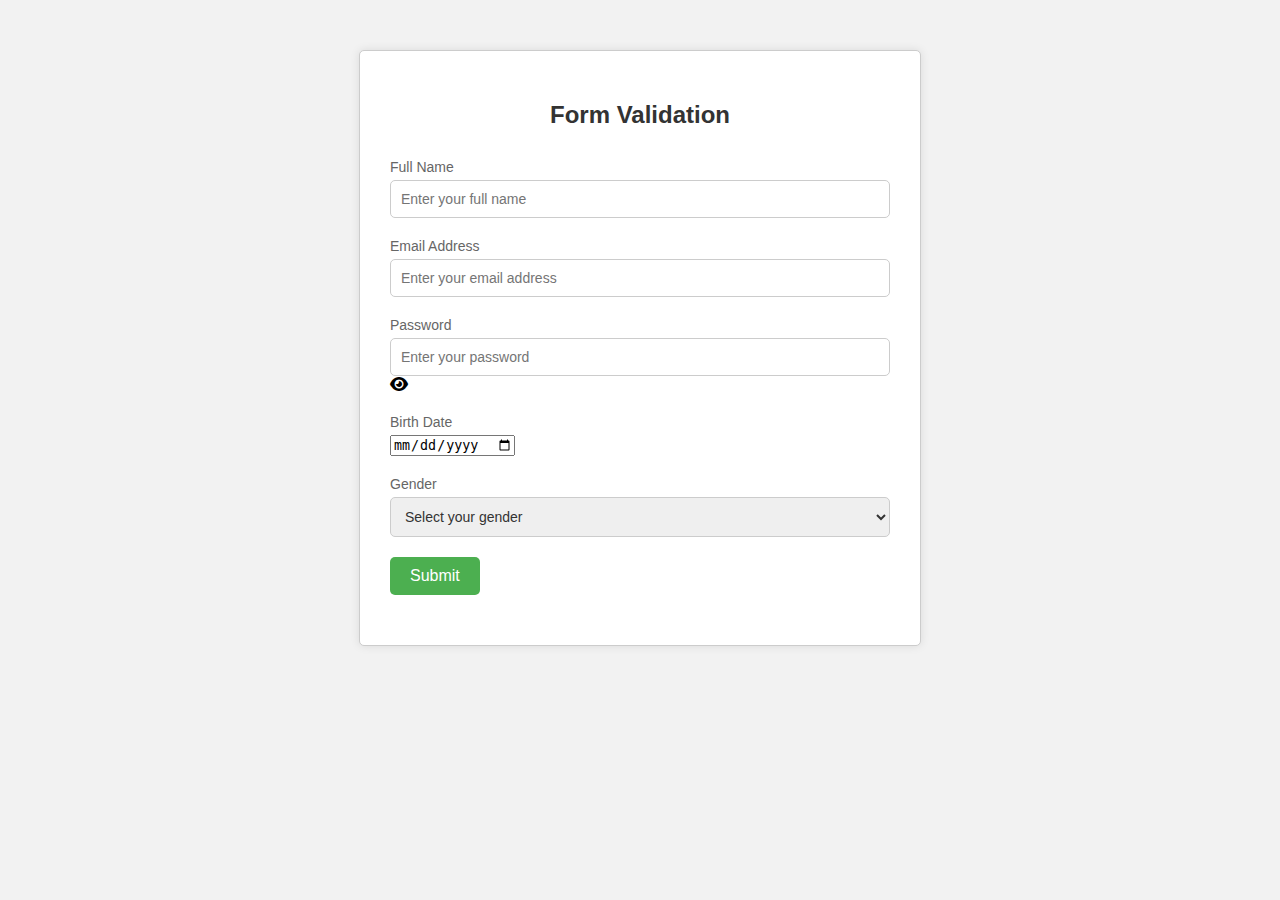
<file: Form Validaton in HTML/index.html>
<!DOCTYPE html>
<!-- Website - www.codingnepalweb.com -->
<html lang="en">
  <head>
    <meta charset="UTF-8">
    <meta name="viewport" content="width=device-width, initial-scale=1.0">
    <title>Form Validation in HTML | CodingNepal</title>
    <link rel="stylesheet" href="style.css">
    <!-- Fontawesome CDN Link For Icons -->
    <link rel="stylesheet" href="https://cdnjs.cloudflare.com/ajax/libs/font-awesome/6.2.1/css/all.min.css" />
  </head>
  <body>
    <form action="thank-you.html">
      <h2>Form Validation</h2>
      <div class="form-group fullname">
        <label for="fullname">Full Name</label>
        <input type="text" id="fullname" placeholder="Enter your full name">
      </div>
      <div class="form-group email">
        <label for="email">Email Address</label>
        <input type="text" id="email" placeholder="Enter your email address">
      </div>
      <div class="form-group password">
        <label for="password">Password</label>
        <input type="password" id="password" placeholder="Enter your password">
        <i id="pass-toggle-btn" class="fa-solid fa-eye"></i>
      </div>
      <div class="form-group date">
        <label for="date">Birth Date</label>
        <input type="date" id="date" placeholder="Select your date">
      </div>
      <div class="form-group gender">
        <label for="gender">Gender</label>
        <select id="gender">
          <option value="" selected disabled>Select your gender</option>
          <option value="Male">Male</option>
          <option value="Female">Female</option>
          <option value="Other">Other</option>
        </select>
      </div>
      <div class="form-group submit-btn">
        <input type="submit" value="Submit">
      </div>
    </form>

    <script src="script.js"></script>
  </body>
</html>
</file>
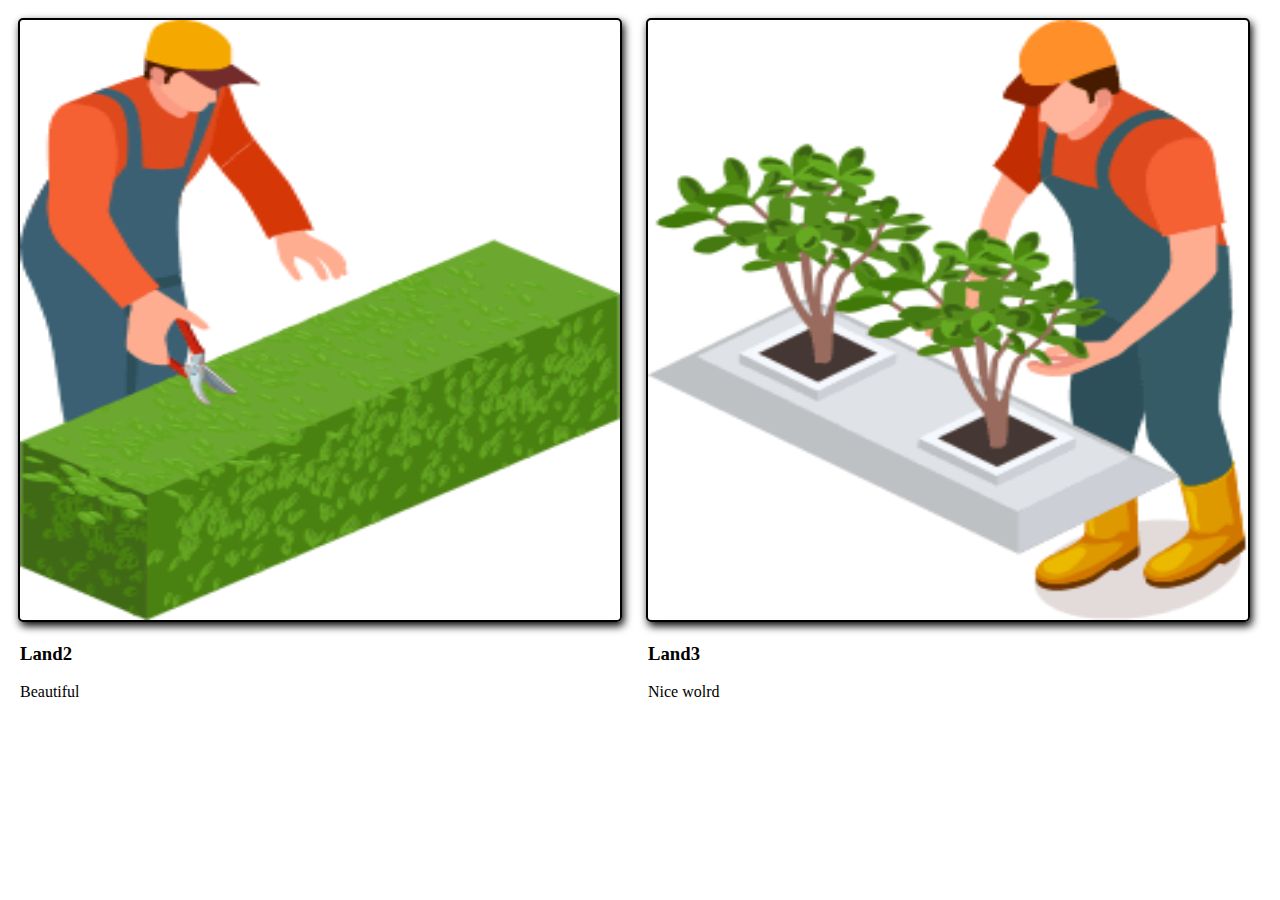
<file: Hover Effect/index.html>
<!DOCTYPE html>
<html lang="en">
<head>
    <meta charset="UTF-8">
    <meta name="viewport" content="width=device-width, initial-scale=1.0">
    <title> Hover effect </title>
    <link rel="stylesheet" href="style.css">
</head>
<body>
    <div class="card">
        <img src="img/land2.png" alt="land2" />
        <div class="des">
        <h3>Land2</h3>
        <p>Beautiful</p>  
        </div> 
    </div>
    <div class="card">
        <img src="img/land3.png" alt="land3" />
        <div class="des">
        <h3>Land3</h3>
        <p>Nice wolrd</p>
        </div>       
    </div>
</body>
</html>
</file>
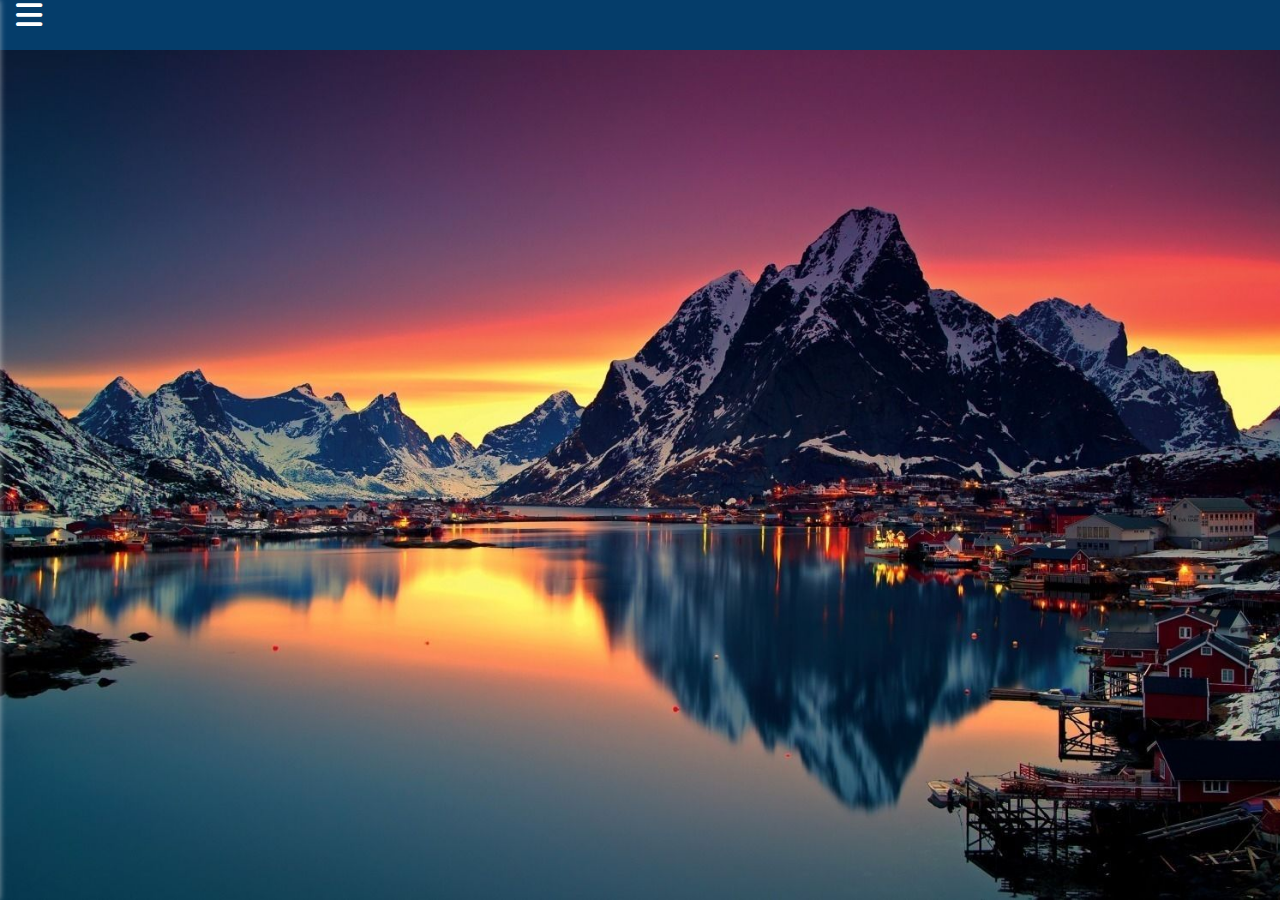
<file: Portfolio2/index.html>
<!DOCTYPE html>
<html lang="en">
  <head>
    <meta charset="UTF-8" />
    <meta name="viewport" content="width=device-width, initial-scale=1.0" />
    <link rel="stylesheet" href="style.css" />
    <link rel="preconnect" href="https://fonts.googleapis.com" />
    <link rel="preconnect" href="https://fonts.gstatic.com" crossorigin />
    <link
      href="https://fonts.googleapis.com/css2?family=Poppins:ital,wght@0,100;0,200;0,300;0,400;0,500;0,600;0,700;0,800;0,900;1,100;1,200;1,300;1,400;1,500;1,600;1,700;1,800;1,900&display=swap"
      rel="stylesheet"
    />
    <link
      rel="stylesheet"
      href="https://cdnjs.cloudflare.com/ajax/libs/font-awesome/6.5.2/css/all.min.css"
    />
    <title>Designer</title>
  </head>
  <body>
    <div class="main-item">
      <div class="navbar">
        <input type="checkbox" id="check" />
        <div class="btn_1">
          <label for="check"><i class="fa-solid fa-bars"></i></label>
        </div>
      <div class="sidebar_menu">
        <div class="btn_2">
          <label for="check">
            <i class="fa-solid fa-bars"></i>
          </label>
        </div>
        <div class="Profile">
          <a href="#">
            <img src="Profile.png" alt="this is profile" />
          </a>
          <h2>Sanju Lama</h2>
          <p>Designer</p>
        </div>
        <div class="menu">
          <ul>
            <li>
              <i class="fa-solid fa-house"></i>
              <a href="#">Home</a>
            </li>
            <li>
              <i class="fa-solid fa-desktop"></i>
              <a href="#">My Dashboard</a>
            </li>
            <li>
              <i class="fa-solid fa-gauge"></i>
              <a href="#">Performance</a>
            </li>
            <li>
              <i class="fa-solid fa-database"></i>
              <a href="#">Devlopment</a>
            </li>
            <li>
              <i class="fa-solid fa-chart-line"></i>
              <a href="#">Reports</a>
            </li>
            <li>
              <i class="fa-solid fa-user"></i>
              <a href="#">Admin</a>
            </li>
            <li>
              <i class="fa-solid fa-gear"></i>
              <a href="#">Settings</a>
            </li>
          </ul>
        </div>
        <div class="social_media">
          <ul>
            <a href="#"><i class="fa-brands fa-facebook"></i></i></a>
            <a href="#"><i class="fa-brands fa-twitter"></i></a>
            <a href="#"><i class="fa-brands fa-instagram"></i></i></a>
            <a href="#"><i class="fa-brands fa-youtube"></i></a>
          </ul>
        </div>
      </div>
    </div>
    </div>
  </body>
</html>
</file>
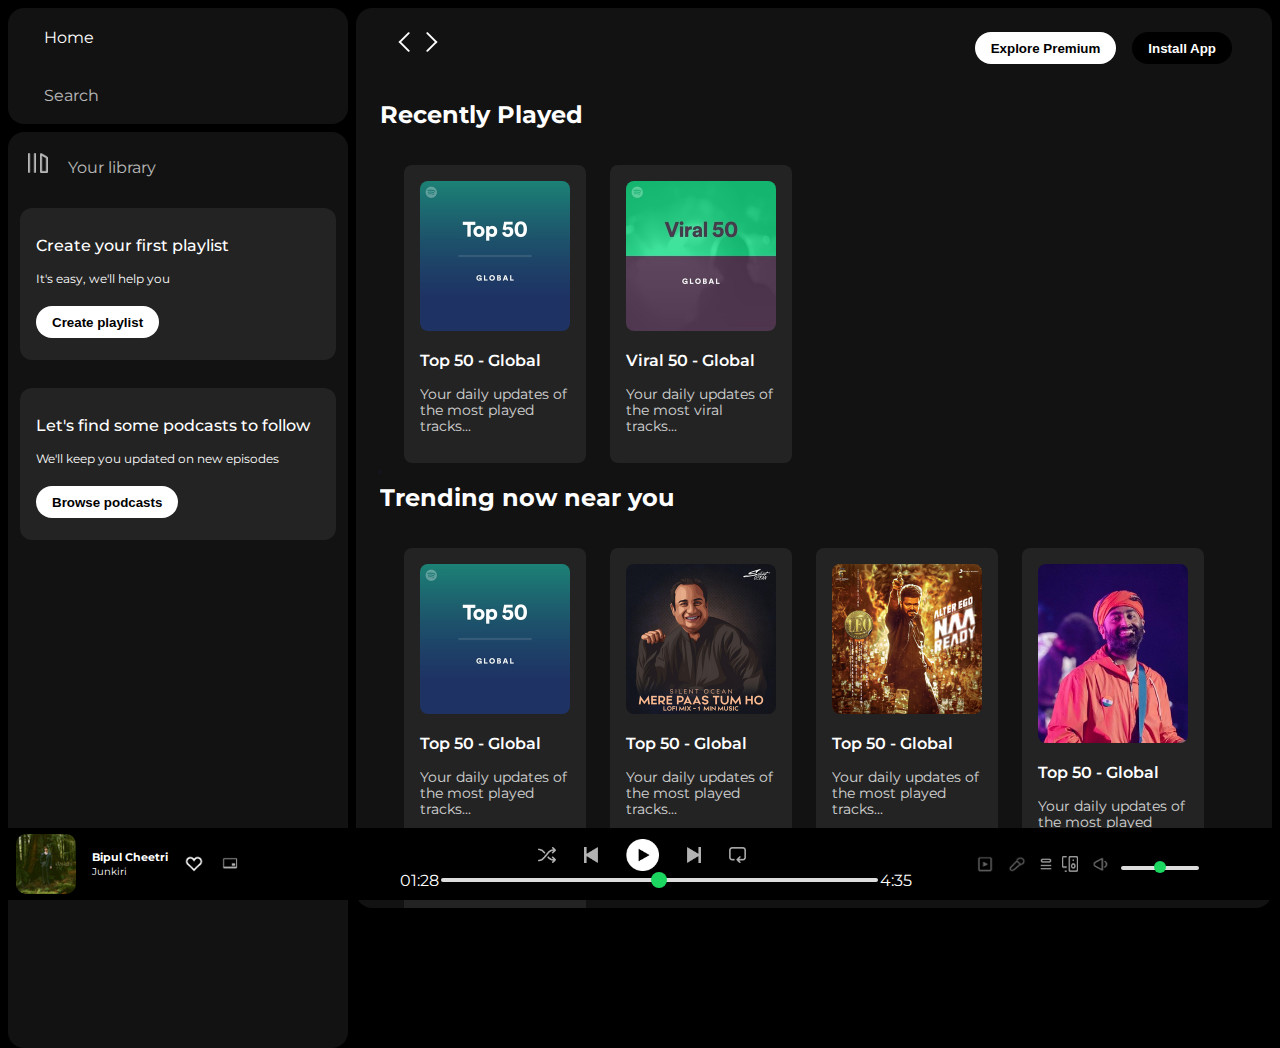
<file: Spotify Clone/index.html>
<!DOCTYPE html>
<html lang="en">
  <head>
    <meta charset="UTF-8" />
    <meta name="viewport" content="width=device-width, initial-scale=1.0" />
    <link rel="icon" href="./assets/logo.png" />
    <link rel="stylesheet" href="style.css" />
    <title>Spotify - Web Player: Music for everyone</title>
    <link
      rel="stylesheet"
      href="https://cdnjs.cloudflare.com/ajax/libs/font-awesome/6.5.2/css/all.min.css"
      integrity="sha512-SnH5WK+bZxgPHs44uWIX+LLJAJ9/2PkPKZ5QiAj6Ta86w+fsb2TkcmfRyVX3pBnMFcV7oQPJkl9QevSCWr3W6A=="
      crossorigin="anonymous"
      referrerpolicy="no-referrer"
    />
    <link rel="preconnect" href="https://fonts.googleapis.com" />
    <link rel="preconnect" href="https://fonts.gstatic.com" crossorigin />
    <link
      href="https://fonts.googleapis.com/css2?family=Montserrat:ital,wght@0,100..900;1,100..900&display=swap"
      rel="stylesheet"
    />
  </head>
  <body>
    <div class="main">
      <div class="side-bar">
        <div class="nav">
          <div class="nav-option" style="opacity: 1">
            <i class="fa-solid fa-house"></i>
            <a href="#">Home</a>
          </div>
          <div class="nav-option">
            <i class="fa-solid fa-magnifying-glass"></i>
            <a href="#">Search</a>
          </div>
        </div>
        <div class="library">
          <div class="options">
            <div class="lib-option nav-option">
              <img src="./assets/library_icon.png" />
              <a href="#">Your library</a>
            </div>
            <div class="icon">
              <i class="fa-solid fa-plus"></i>
              <i class="fa-solid fa-arrow-right"></i>
            </div>
          </div>
          <div class="lib-box">
            <div class="box">
              <p class="box-p1">Create your first playlist</p>
              <p class="box-p2">It's easy, we'll help you</p>
              <button class="badge">Create playlist</button>
            </div>
            <div class="box">
              <p class="box-p1">Let's find some podcasts to follow</p>
              <p class="box-p2">We'll keep you updated on new episodes</p>
              <button class="badge">Browse podcasts</button>
            </div>
          </div>
        </div>
      </div>
      <div class="main-content">
        <div class="sticky-nav">
          <div class="sticky-nav-icons">
            <img src="./assets/backward_icon.png" />
            <img src="./assets/forward_icon.png" class="hide" />
          </div>
          <div class="sticky-nav-options">
            <button class="badge nav-item">Explore Premium</button>
            <button class="badge nav-item dark-badge">
              <i class="fa-regular fa-circle-down" style="margin-right: 5"></i
              >Install App
            </button>
            <i class="fa-regular fa-user nav-item"></i>
          </div>
        </div>

        <h2>Recently Played</h2>
        <div class="cards-container">
          <div class="card">
            <img src="./assets/card1img.jpeg" class="card-img" />
            <p class="card-title">Top 50 - Global</p>
            <p class="card-info">
              Your daily updates of the most played tracks...
            </p>
          </div>
          <div class="card">
            <img src="./assets/card12viralimg.jpeg" class="card-img" />
            <p class="card-title">Viral 50 - Global</p>
            <p class="card-info">
              Your daily updates of the most viral tracks...
            </p>
          </div>
        </div>

        <h2>Trending now near you</h2>
        <div class="cards-container">
          <div class="card">
            <img src="./assets/card1img.jpeg" class="card-img" />
            <p class="card-title">Top 50 - Global</p>
            <p class="card-info">
              Your daily updates of the most played tracks...
            </p>
          </div>
          <div class="card">
            <img src="./assets/card3img.jpeg" class="card-img" />
            <p class="card-title">Top 50 - Global</p>
            <p class="card-info">
              Your daily updates of the most played tracks...
            </p>
          </div>
          <div class="card">
            <img src="./assets/card4img.jpeg" class="card-img" />
            <p class="card-title">Top 50 - Global</p>
            <p class="card-info">
              Your daily updates of the most played tracks...
            </p>
          </div>
          <div class="card">
            <img src="./assets/card7img.jpeg" class="card-img" />
            <p class="card-title">Top 50 - Global</p>
            <p class="card-info">
              Your daily updates of the most played tracks...
            </p>
          </div>
          <div class="card">
            <img src="./assets/card8img.jpeg" class="card-img" />
            <p class="card-title">Top 50 - Global</p>
            <p class="card-info">
              Your daily updates of the most played tracks...
            </p>
          </div>
        </div>

        <h2>Popular radio</h2>
        <div class="cards-container">
          <div class="card">
            <img src="./assets/bipul.jpeg" class="card-img" />
            <p class="card-title">Top 50 - Bipul Cheetri</p>
            <p class="card-info">
              Your daily updates of the most played tracks...
            </p>
          </div>
          <div class="card">
            <img src="./assets/arjit.jpeg" class="card-img" />
            <p class="card-title">Top Songs - Arjit Singh</p>
            <p class="card-info">
              Your daily updates of the most played tracks...
            </p>
          </div>
          <div class="card">
            <img src="./assets/sajjanraj.jpeg" class="card-img" />
            <p class="card-title">Nepal Mix</p>
            <p class="card-info">
              Your daily updates of the most played tracks...
            </p>
          </div>
          <div class="card">
            <img src="./assets/johnrai.jpeg" class="card-img" />
            <p class="card-title">John Rai</p>
            <p class="card-info">
              Your daily updates of the most played tracks...
            </p>
          </div>

          <br />
          <div class="charts">
            <h2>Featured Charts</h2>
          </div>
          <div class="cards-container">
            <div class="card">
              <img src="./assets/card1img.jpeg" class="card-img" />
              <p class="card-title">Top 50 - Global</p>
              <p class="card-info">
                Your daily updates of the most played tracks...
              </p>
            </div>
            <div class="card">
              <img src="./assets/card12viralimg.jpeg" class="card-img" />
              <p class="card-title">Viral 50 - Global</p>
              <p class="card-info">
                Your daily updates of the most played tracks...
              </p>
            </div>
            <div class="card">
              <img src="./assets/card5img.jpeg" class="card-img" />
              <p class="card-title">Top Songs - Global</p>
              <p class="card-info">
                Your daily updates of the most played tracks...
              </p>
            </div>
            <div class="card">
              <img src="./assets/card6img.jpeg" class="card-img" />
              <p class="card-title">Top Songs - India</p>
              <p class="card-info">
                Your daily updates of the most played tracks...
              </p>
            </div>
          </div>
        </div>
        <div class="footer">
          <div class="line"></div>
        </div>
      </div>
    </div>
    <div class="musicplayer">
      <div class="album">
        <img src="./assets/album_picture.jpeg" class="album-img" />
        <div class="album-info">
          <h3 class="album-title">Bipul Cheetri</h3>
          <p class="album-artist">Junkiri</p>
        </div>
        <img src="./assets/album_icon1.png" class="album-icon" />
        <img src="./assets/album_icon2.png" class="album-icons" />
      </div>

      <div class="player">
        <div class="player-controls">
          <img src="./assets/player_icon1.png" class="player-control-icon" />
          <img src="./assets/player_icon2.png" class="player-control-icon" />
          <img
            src="./assets/player_icon3.png"
            class="player-control-icon"
            style="opacity: 1; height: 2rem"
          />
          <img src="./assets/player_icon4.png" class="player-control-icon" />
          <img src="./assets/player_icon5.png" class="player-control-icon" />
        </div>
        <div class="playback-bar">
          <span class="curr-time">01:28</span>
          <input type="range" min="0" max="100" class="progress-bar" step="1" />
          <span class="tot-time">4:35</span>
        </div>
      </div>
      <div class="controls">
        <img
          src="./assets/controls_icon1.png"
          class="controls-img controlicon1"
        />
        <img
          src="./assets/controls_icon2.png"
          class="controls-img controlicon2"
        />
        <img src="./assets/controls_icon3.png" class="controls-img" />
        <img src="./assets/controls_icon4.png" class="controls-img" />
        <img
          src="./assets/controls_icon5.png"
          class="controls-img controlicon5"
        />
        <div class="Volume-bar">
          <!-- <span class="curr-time"></span> -->
          <input type="range" min="0" max="100" class="Volume-bar" step="1" />
          <!-- <span class="tot-time"></span> -->
        </div>
      </div>
    </div>

    <script src="https://cdn.jsdelivr.net/npm/bootstrap@5.3.3/dist/js/bootstrap.bundle.min.js"></script>
  </body>
</html>
</file>
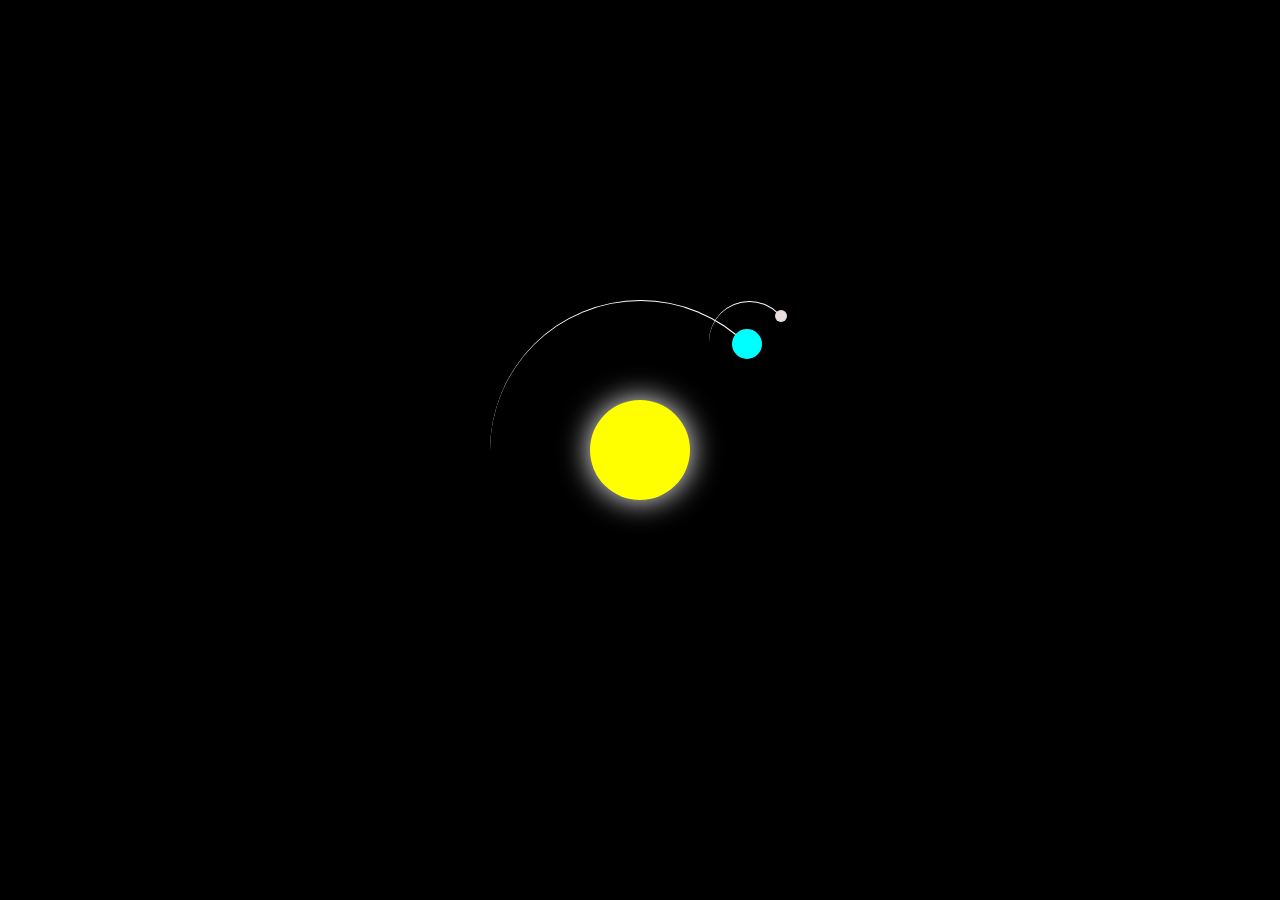
<file: SunEarthMoon/index.html>
<!DOCTYPE html>
<html lang="en">
  <head>
    <meta charset="UTF-8" />
    <meta name="viewport" content="width=device-width, initial-scale=1.0" />
    <title>SunEarthMoon</title>
    <link rel="stylesheet" href="style.css" />
  </head>
  <body>
    <div class="container">
      <div class="sun"></div>
      <div class="earth">
        <div class="moon"></div>
      </div>
    </div>
  </body>
</html>
</file>
<file: Form Validaton in HTML/style.css>
body {
  font-family: Arial, sans-serif;
  margin: 0;
  padding: 0;
  background-color: #f2f2f2;
}

form {
  width: 500px;
  margin: 50px auto;
  background-color: #fff;
  padding: 30px;
  border: 1px solid #ccc;
  border-radius: 5px;
  box-shadow: 0px 0px 10px rgba(0,0,0,0.1);
}

h2 {
  text-align: center;
  margin-bottom: 30px;
  color: #333;
}

fieldset {
  border: none;
  margin-bottom: 20px;
}

legend {
  font-size: 18px;
  font-weight: bold;
  margin-bottom: 10px;
  color: #333;
}

.form-group {
  margin-bottom: 20px;
}

label {
  display: block;
  font-size: 14px;
  color: #666;
  margin-bottom: 5px;
}

input[type="text"],
input[type="email"],
input[type="password"],
textarea,
select {
  width: 100%;
  padding: 10px;
  border: 1px solid #ccc;
  border-radius: 5px;
  font-size: 14px;
  color: #333;
  box-sizing: border-box;
}

input[type="text"]:focus,
input[type="email"]:focus,
input[type="password"]:focus,
textarea:focus,
select:focus {
  border-color: #4CAF50;
  outline: none;
}

input[type="submit"] {
  background-color: #4CAF50;
  color: #fff;
  border: none;
  padding: 10px 20px;
  border-radius: 5px;
  font-size: 16px;
  cursor: pointer;
}

input[type="submit"]:hover {
  background-color: #45a049;
}

small {
  font-size: 12px;
  color: #999;
  margin-top: 5px;
  display: block;
}

.feedback {
  margin-top: 30px;
}

.radio-group {
  margin-bottom: 20px;
}

.radio-group label {
  display: inline-block;
  margin-right: 20px;
}

.radio-group input[type="radio"] {
  margin-right: 5px;
}
</file>
<file: Hover Effect/style.css>
.card {
    width: 600px;
    height: 600px;
    display: inline-block;
    margin: 10px;
    border: 2px solid black;
    border-radius: 5px;
    box-shadow: 2px 4px 8px black;
    transition: 1s;
}

img {
width: 100%;
height: 100%;
}

.card:hover {
    box-shadow: 0px 8px 16px goldenrod;
    transform: scale(1.1);

}
</file>
<file: Portfolio2/style.css>
* {
  margin: 0;
  padding: 0;
  font-family: Poppins, sans-serif;
}
.main-item {
  background: url(Img.jpg);
  height: 100vh;
  background-size: cover;
}
.navbar{
  height: 50px;
  width: 100%;
  background-color: rgb(5, 61, 106);
}
.btn_1 i {
  color: white;
  font-size: 30px;
  font-weight: 300px;
  position: absolute;
  left: 16px;
  /* line-height: 60px; */
  cursor: pointer;
  transition: all 0.3s linear;
}
.sidebar_menu {
  position: fixed;
  left: -300px;
  height: 100vh;
  width: 300px;
  background-color: rgb(5, 61, 106);
  box-shadow: 0 0 6px rgba(255, 255, 255, 0.5);
  transition: all 0.3s linear;
}
.Profile {
  width: 100%;
  text-align: center;
  padding-top: 20px;
  color: white;
}
.Profile p {
  color: rgb(189, 189, 189);
}
.Profile img {
  border-radius: 100%;
  width: 50%;
}
.sidebar_menu .btn_2 i {
  position: absolute;
  color: white;
  font-size: 30px;
  left: 325px;
  opacity: 0;
  cursor: pointer;
  transition: all 0.3s linear;
}

.sidebar_menu .menu {
  width: 100%;
}

.sidebar_menu .menu li {
  padding: 14px 20px;
  box-shadow: 0 0.2px rgba(255, 255, 255, 0.5);
}
.sidebar_menu .menu i,
a {
  color: white;
  text-decoration: none;
  font-size: 20px;
}
.sidebar_menu .menu i {
  padding-right: 10px;
}
.sidebar_menu .social_media {
    
  position: absolute;
  left: 25%;
  bottom: 50px;
}

.sidebar_menu .social_media i{
  color: white;
  opacity: 0.5;
  padding: 0 5px;
}
.sidebar_menu .menu li:hover {
  background-color: white;
}
.sidebar_menu .menu li:hover i,
.sidebar_menu .menu li:hover a {
  color: rgb(5, 60, 106);
}
#check {
  display: none;
}
.sidebar_menu .social_media i:hover {
  opacity: 1;
  transform: scale(1.3);
}
#check:checked ~ .sidebar_menu {
  left: 0;
}
#check:checked ~ .btn_1 i {
  opacity: 0;
}
#check:checked ~ .sidebar_menu .btn_2 i {
  opacity: 1;
}
</file>
<file: Spotify Clone/style.css>
body {
  margin: 0;
  padding: 0;
  font-family: Montserrat;
  background-color: black;
  color: #ffff;
  overflow: hidden;
}
.main {
  display: flex;
  height: 100vh;
  padding: 0.5rem;
}
.side-bar {
  width: 340px;
  border-radius: 1rem;
  background-color: black;
  margin-right: 0.5rem;
}
.main-content {
  background-color: #121212;
  flex: 1;
  border-radius: 1rem;
  overflow: auto;
  padding: 0 1.5rem 0 1.5rem;
}
.musicplayer {
  background-color: #000;
  position: fixed;
  bottom: 0;
  width: 100%;
  height: 72px;
}
a {
  text-decoration: none;
  color: white;
}
.nav {
  background-color: #121212;
  display: flex;
  border-radius: 1rem;
  flex-direction: column;
  justify-content: center;
  height: 100px;
  padding: 0.5rem 0.75rem;
}
.nav-option {
  line-height: 2.5rem;
  opacity: 0.7;
  padding: 0.5rem;
}
.nav-option:hover {
  opacity: 1;
}
.nav-option i {
  font-size: 1.25rem;
}
.nav-option a {
  font-size: 1rem;
  margin-left: 1rem;
}
.library {
  background-color: #121212;
  border-radius: 1rem;
  height: 100%;
  margin-top: 0.5rem;
  /* margin: 0.5rem; */
  padding: 0.5rem 0.75rem;
}
.options {
  display: flex;
  justify-content: space-between;
  align-items: center;
}
.lib-option img {
  height: 1.25rem;
  width: 1.25rem;
}
.icon {
  font-size: 1.25rem;
  display: flex;
}

.icon i {
  opacity: 0.7;
  margin-right: 1rem;
}

.icon:hover {
  opacity: 1;
}

.box {
  background-color: #232323;
  height: 8rem;
  border-radius: 0.75rem;
  margin: 0.75rem 0 1.75rem 0;
  padding: 0.75rem 1rem;
}

.box-p1 {
  font-size: 1rem;
  font-weight: 500;
}

.box-p2 {
  font-size: 0.75rem;
  opacity: 0.9rem;
}

.badge {
  background-color: #fff;
  border: none;
  border-radius: 100px;
  padding: 0.25rem 1rem;
  font-weight: 700;
  margin-top: 0.5rem;
  height: 2rem;
  width: fit-content;
}

.dark-badge {
  background-color: black;
  color: #fff;
}

.sticky-nav {
  position: sticky;
  top: 0;
  background-color: #121212;
  display: flex;
  justify-content: space-between;
  align-items: center;
  padding: 1rem 0 1rem 0;
  z-index: 10;
}

.sticky-nav-icons {
  margin-left: 0.75rem;
}

.sticky-nav-options {
  display: flex;
  justify-content: center;
  align-items: center;
}

.nav-item {
  margin-left: 1rem;
}

@media (max-width: 1000px) {
  .hide {
    display: none;
  }
}

.card {
  background-color: #232323;
  width: 150px;
  border-radius: 0.5rem;
  padding: 1rem;
  margin-left: 1.5rem;
  margin-top: 1rem;
}

.cards-container {
  display: flex;
  flex-wrap: wrap;
}

.card-img {
  width: 100%;
  border-radius: 0.5rem;
}

.card-title {
  font-weight: 600;
}

.card-info {
  font-size: 0.85rem;
  opacity: 0.8;
}

/* #featured {
  display: flex;
} */
.charts {
  display: flex;
  flex-wrap: wrap;
}

.footer {
  height: 300px;
  display: flex;
  justify-content: center;
  align-items: center;
}
.line {
  width: 90%;
  height: 30%;
  border-top: 1px solid;
  opacity: 0.4;
}

.musicplayer {
  display: flex;
  justify-content: space-between;
  align-items: center;
}

.album {
  width: 25%;
  /* background-color: pink; */
}

.player {
  width: 50%;
  /* background-color: orange; */
}
.controls {
  width: 25%;
  /* background-color: green; */
}

.player-controls {
  display: flex;
  justify-content: center;
  align-items: center;
  /* display: flex;
  padding-left: 40%;
  padding-right: 40%;
  /* justify-content: space-evenly; */
  /* align-items: center; */
}
.player-control-icon {
  height: 1rem;
  margin-right: 1.75rem;
  opacity: 0.7;
}

.player-control-icon:hover {
  opacity: 1;
}

.playback-bar {
  display: flex;
  justify-content: center;
  align-items: center;
  /* padding-left: 5rem; */
}
.progress-bar {
  width: 70%;
  appearance: none;
  background-color: transparent;
  cursor: pointer;
}

.progress-bar::-webkit-slider-runnable-track {
  background-color: #ddd;
  border-radius: 100px;
  height: 0.2rem;
}

.progress-bar::-webkit-slider-thumb {
  appearance: none;
  background-color: #1bd760;
  height: 1rem;
  width: 1rem;
  border-radius: 50%;
  cursor: pointer;
  margin-top: -6px;
}

.album {
  display: flex;
  align-items: center;
  font-size: 0.6rem;
  padding: 1rem;
  gap: 1rem;
}

.album-img {
  height: 60px;
  border-radius: 10px;
}

.album-info {
  line-height: 0.25rem;
}

.album-icon {
  height: 20px;
}

.album-icons {
  height: 25px;
}

.controls {
  display: flex;
  justify-content: space-evenly;
  align-items: center;
  gap: 0.25rem;
}

.controls-img {
  height: 1rem;
  width: 1rem;
  cursor: pointer;
  opacity: 0.6;
}

.controlicon1,
.controlicon2,
.controlicon5 {
  height: 2rem;
  width: 1.5rem;
}

.controls-img:hover {
  opacity: 1;
}
.Volume-bar {
  width: 50%;
  appearance: none;
  background-color: transparent;
  cursor: pointer;
}

.Volume-bar::-webkit-slider-runnable-track {
  background-color: #ddd;
  border-radius: 100px;
  height: 0.2rem;
}

.Volume-bar::-webkit-slider-thumb {
  appearance: none;
  background-color: #1bd760;
  height: 0.75rem;
  width: 0.75rem;
  border-radius: 50%;
  cursor: pointer;
  margin-top: -5px;
}
</file>
<file: SunEarthMoon/style.css>
body {
  margin: 0;
  height: 100vh;
  display: flex;
  justify-content: center;
  align-items: center;
  background-color: black;
  overflow: hidden;
}

.container {
  font-size: 10px;
  width: 40em;
  height: 40em;
  position: relative;
}

.sun {
  position: absolute;
  top: 15em;
  left: 15em;
  width: 10em;
  height: 10em;
  background-color: yellow;
  border-radius: 50%;
  box-shadow: 0 0 3em white;
  /* animation: sun 10s linear infinite; */
}
.earth,
.moon {
  position: absolute;
  border-style: solid;
  border-color: white transparent transparent transparent;
  border-width: 0.1em 0.1em 0 0;
  border-radius: 50%;
}

.earth {
  top: 5em;
  left: 5em;
  width: 30em;
  height: 30em;
  animation: orbit 36.5s linear infinite;
}

.moon {
  top: 0;
  right: 0;
  width: 8em;
  height: 8em;
  animation: orbit 2.7s linear infinite;
}

.earth::before,
.moon::before {
  content: "";
  position: absolute;
  border-radius: 50%;
}

.earth::before {
  top: 2.8em;
  right: 2.8em;
  width: 3em;
  height: 3em;
  background-color: aqua;
  /* animation: orbit 36.5s linear infinite; */
}

.moon::before {
  top: 0.8em;
  right: 0.2em;
  width: 1.2em;
  height: 1.2em;
  background-color: rgb(233, 221, 221);
  /* animation: orbit 2.7s linear infinite; */
}

@keyframes orbit {
  to {
    transform: rotate(360deg);
  }
}
</file>
